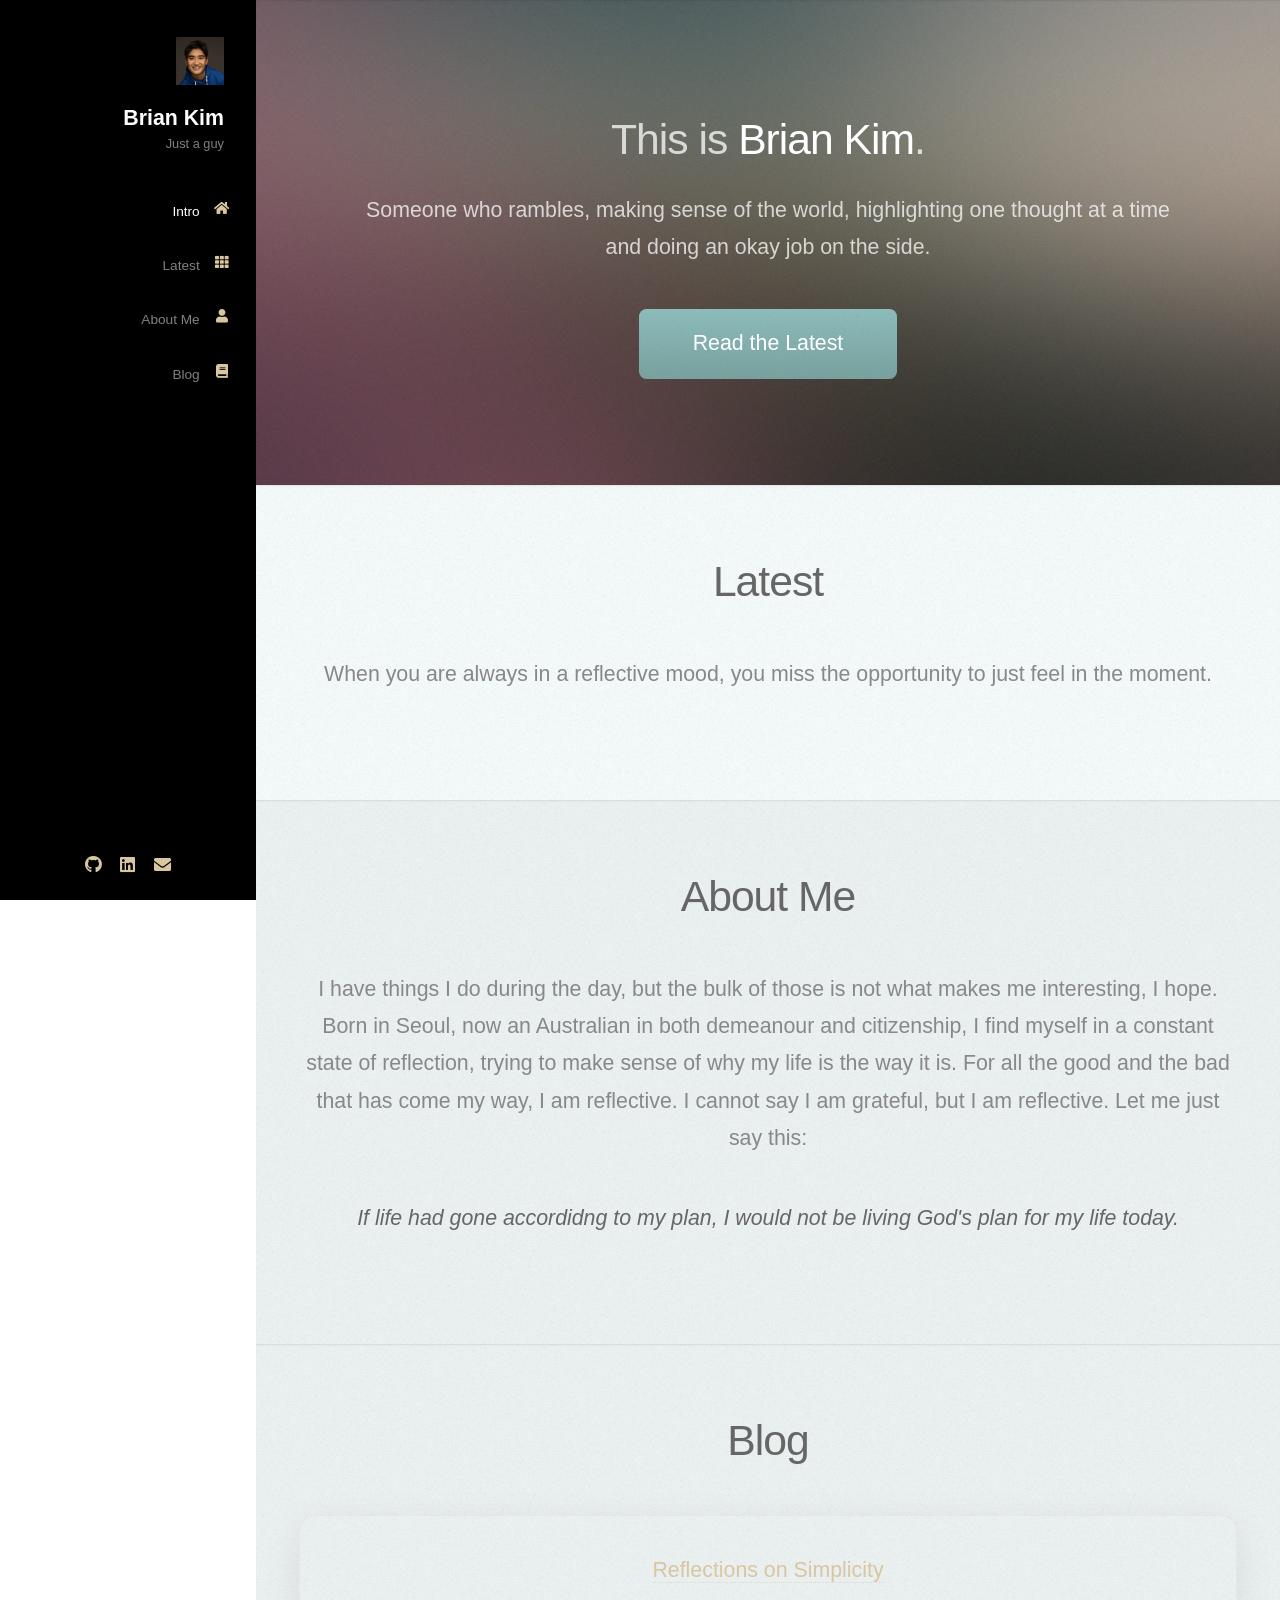
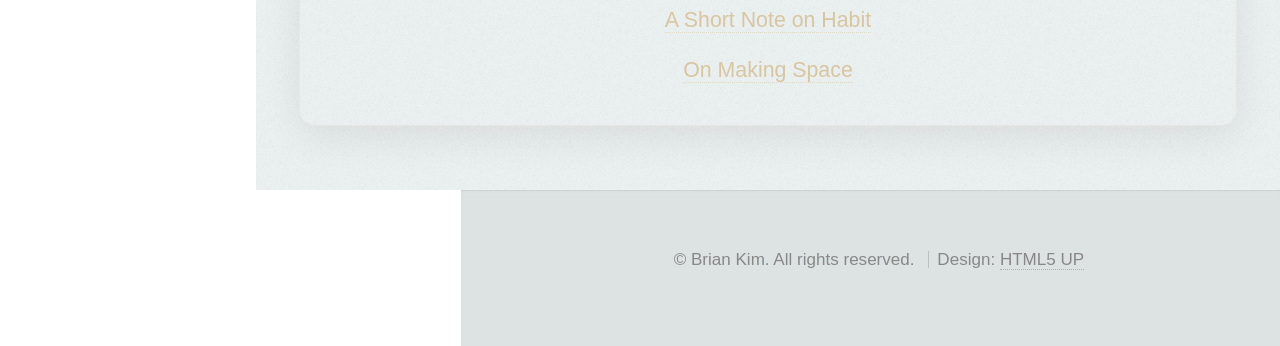
<file: index.html>
<!DOCTYPE HTML>
<!--
	Prologue by HTML5 UP
	html5up.net | @ajlkn
	Free for personal and commercial use under the CCA 3.0 license (html5up.net/license)
-->
<html>
	<head>
		<title>Brian Kim</title>
		<meta charset="utf-8" />
		<meta name="viewport" content="width=device-width, initial-scale=1, user-scalable=no" />
		<link rel="stylesheet" href="assets/css/main.css" />
	</head>
	<body class="is-preload">

		<!-- Header -->
			<div id="header">

				<div class="top">

					<!-- Logo -->
						<div id="logo">
							<span class="image avatar48"><img src="images/avatar.jpg" alt="" /></span>
							<h1 id="title">Brian Kim</h1>
							<p>Just a guy</p>
						</div>

					<!-- Nav -->
						<nav id="nav">
							<ul>
								<li><a href="#top" id="top-link"><span class="icon solid fa-home">Intro</span></a></li>
								<li><a href="#latest" id="latest-link"><span class="icon solid fa-th">Latest</span></a></li>
								<li><a href="#about" id="about-link"><span class="icon solid fa-user">About Me</span></a></li>
							<li><a href="#blog" id="blog-link"><span class="icon solid fa-book">Blog</span></a></li>
									</ul>
						</nav>

				</div>

				<div class="bottom">

					<!-- Social Icons -->
						<ul class="icons">
							<li><a href="https://github.com/brianwskim" class="icon brands fa-github" target="_blank" rel="noopener"><span class="label">Github</span></a></li>
							<li><a href="https://www.linkedin.com/in/brianwskim/" class="icon brands fa-linkedin" target="_blank" rel="noopener"><span class="label">LinkedIn</span></a></li>
							<li><a href="mailto:briankim.wk@gmail.com" class="icon solid fa-envelope"><span class="label">Email</span></a></li>
						</ul>

				</div>

			</div>

		<!-- Main -->
			<div id="main">

				<!-- Intro -->
					<section id="top" class="one dark cover">
						<div class="container">

							<header>
								<h2 class="alt">This is <strong>Brian Kim</strong>.</h2>
								<p>Someone who rambles, making sense of the world, highlighting one thought at a time<br />
								and doing an okay job on the side.</p>
							</header>

							<footer>
								<a href="#portfolio" class="button scrolly">Read the Latest</a>
							</footer>

						</div>
					</section>

				<!-- Portfolio -->
					<section id="portfolio" class="two">
						<div class="container">

							<header>
								<h2>Latest</h2>
							</header>

							<p>When you are always in a reflective mood, you miss the opportunity to just feel in the moment.</p>

						</div>
					</section>

				<!-- About Me -->
					<section id="about" class="three">
						<div class="container">

							<header>
								<h2>About Me</h2>
							</header>
							<p>I have things I do during the day, but the bulk of those is not what makes
							me interesting, I hope. Born in Seoul, now an Australian in both demeanour and
							citizenship, I find myself in a constant state of reflection, trying to make
							sense of why my life is the way it is. For all the good and the bad that has
							come my way, I am reflective. I cannot say I am grateful, but I am reflective.
							Let me just say this:</p>
							<p><b><i>If life had gone accordidng to my plan, I would not be
							living God's plan for my life today.</i></b></p>

						</div>
					</section>

				<!-- Blog -->
					<section id="blog" class="three">
						<div class="container">

							<header>
								<h2>Blog</h2>
							</header>

							<div class="blog-callout">
								<p><a href="blog/article1.html">Reflections on Simplicity</a></p>
								<p><a href="blog/article2.html">A Short Note on Habit</a></p>
								<p><a href="blog/article3.html">On Making Space</a></p>
							</div>

						</div>
					</section>
					<div id="footer">
						<ul class="copyright">
							<li>&copy; Brian Kim. All rights reserved.</li>
							<li>Design: <a href="http://html5up.net">HTML5 UP</a></li>
						</ul>
					</div>
			</div>
		<!-- Scripts -->

		<!-- Scripts -->
			<script src="assets/js/jquery.min.js"></script>
			<script src="assets/js/jquery.scrolly.min.js"></script>
			<script src="assets/js/jquery.scrollex.min.js"></script>
			<script src="assets/js/browser.min.js"></script>
			<script src="assets/js/breakpoints.min.js"></script>
			<script src="assets/js/util.js"></script>
			<script src="assets/js/main.js"></script>

	</body>
</html>
</file>
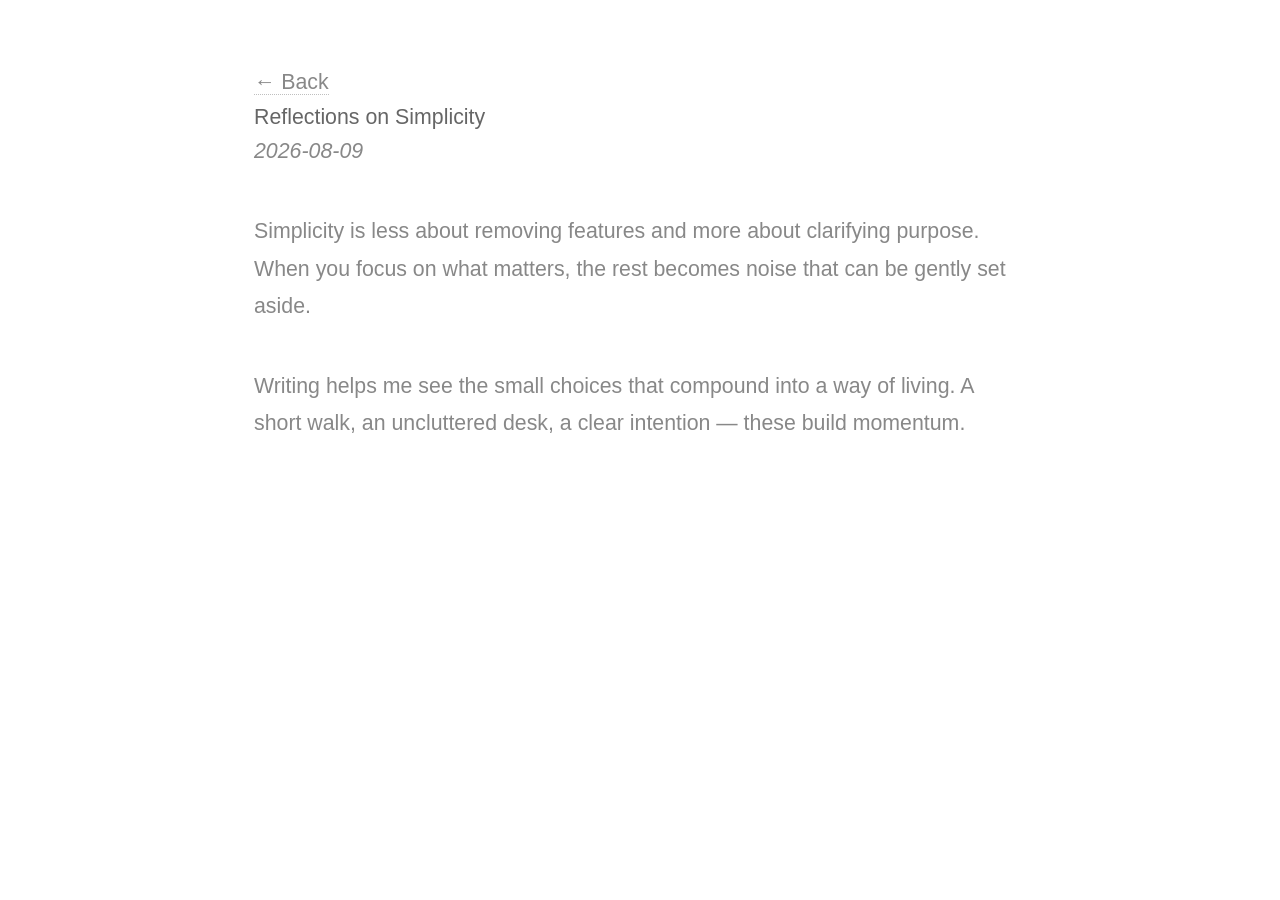
<file: blog/article1.html>
<!DOCTYPE HTML>
<html>
  <head>
    <meta charset="utf-8" />
    <meta name="viewport" content="width=device-width, initial-scale=1" />
    <title>Reflections on Simplicity</title>
    <link rel="stylesheet" href="../assets/css/main.css" />
  </head>
  <body>
    <div class="container" style="padding:3em;max-width:900px;margin:0 auto;">
      <a href="../index.html">← Back</a>
      <h1>Reflections on Simplicity</h1>
      <p><em>2026-08-09</em></p>
      <p>Simplicity is less about removing features and more about clarifying purpose. When you focus on what matters, the rest becomes noise that can be gently set aside.</p>
      <p>Writing helps me see the small choices that compound into a way of living. A short walk, an uncluttered desk, a clear intention — these build momentum.</p>
    </div>
  </body>
</html>
</file>
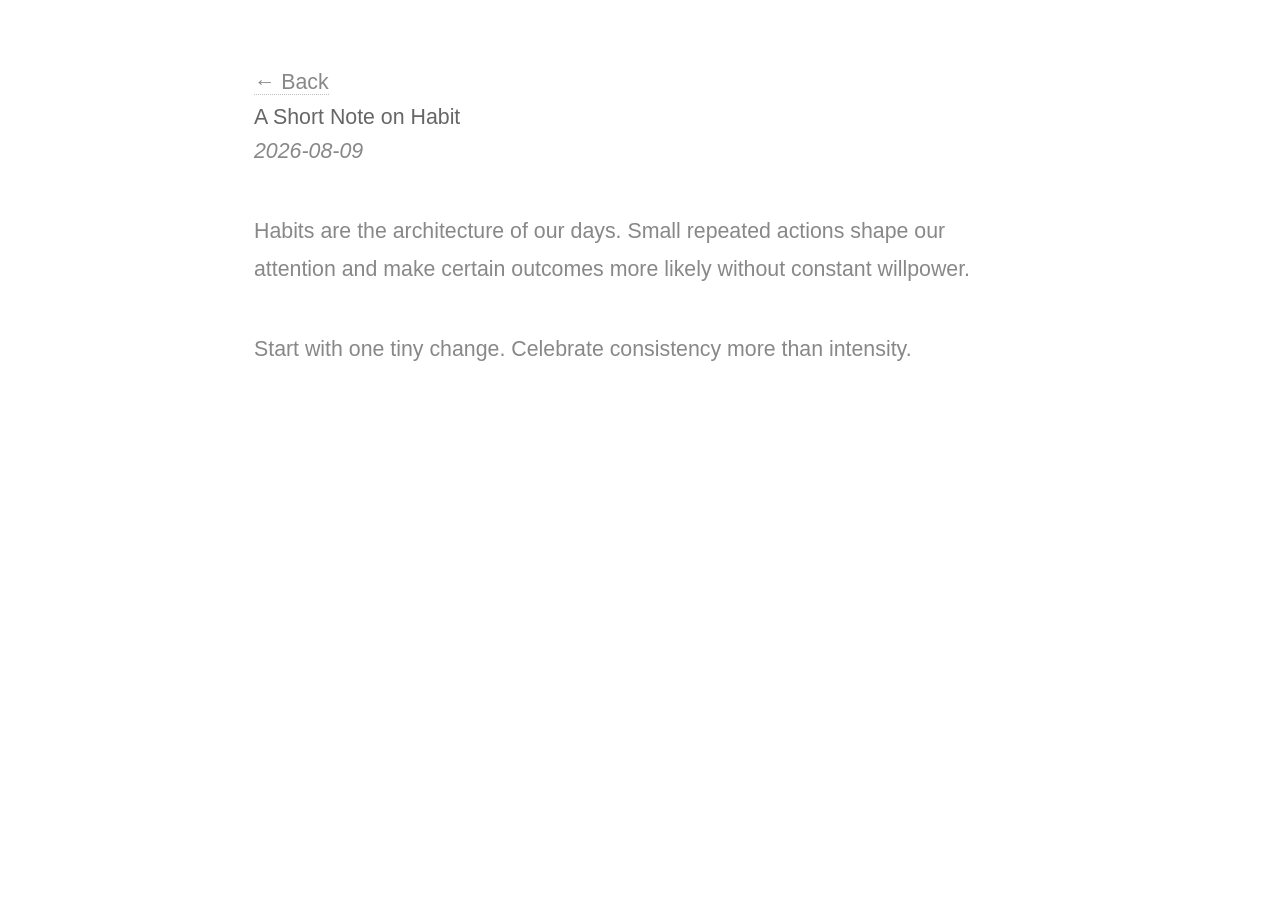
<file: blog/article2.html>
<!DOCTYPE HTML>
<html>
  <head>
    <meta charset="utf-8" />
    <meta name="viewport" content="width=device-width, initial-scale=1" />
    <title>A Short Note on Habit</title>
    <link rel="stylesheet" href="../assets/css/main.css" />
  </head>
  <body>
    <div class="container" style="padding:3em;max-width:900px;margin:0 auto;">
      <a href="../index.html">← Back</a>
      <h1>A Short Note on Habit</h1>
      <p><em>2026-08-09</em></p>
      <p>Habits are the architecture of our days. Small repeated actions shape our attention and make certain outcomes more likely without constant willpower.</p>
      <p>Start with one tiny change. Celebrate consistency more than intensity.</p>
    </div>
  </body>
</html>
</file>
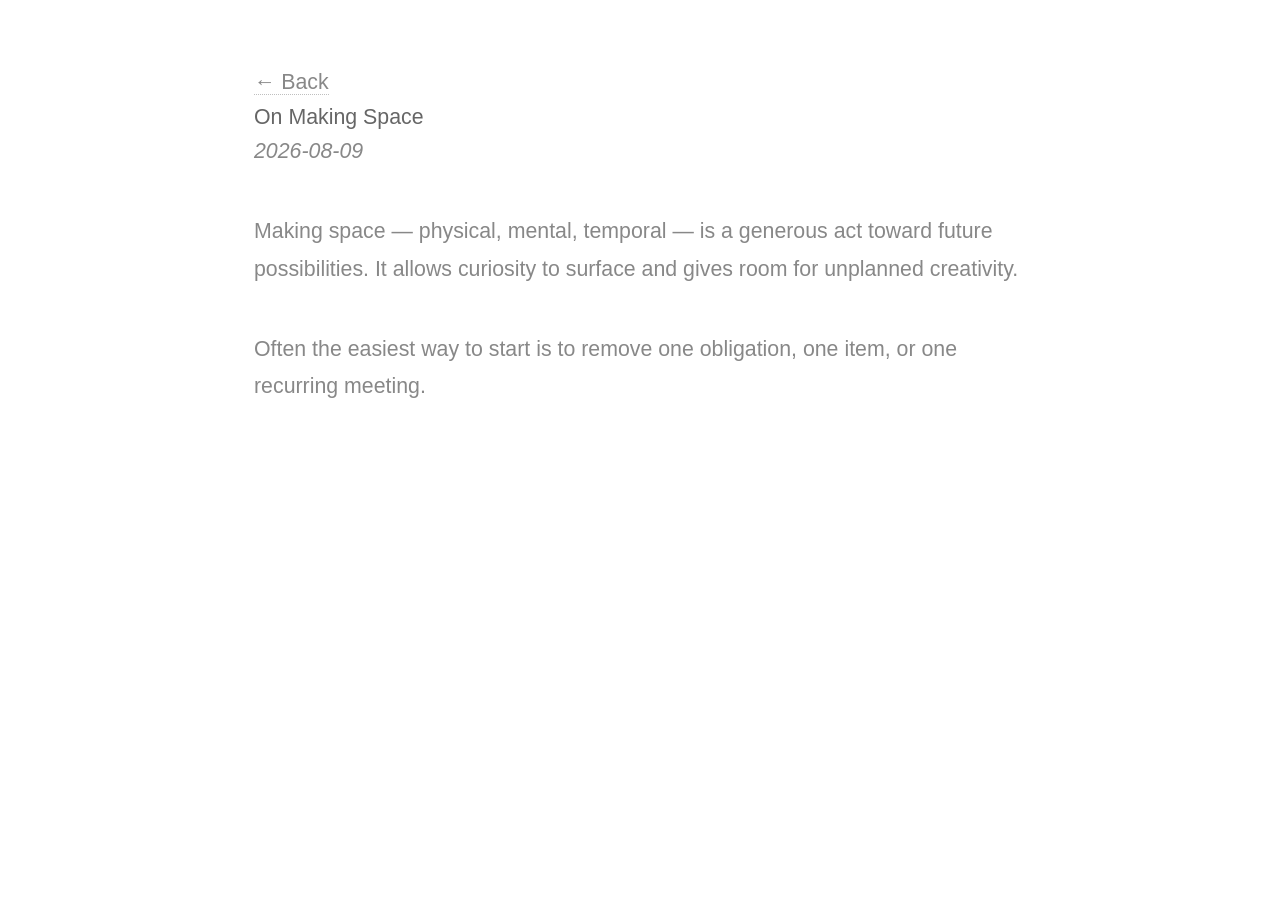
<file: blog/article3.html>
<!DOCTYPE HTML>
<html>
  <head>
    <meta charset="utf-8" />
    <meta name="viewport" content="width=device-width, initial-scale=1" />
    <title>On Making Space</title>
    <link rel="stylesheet" href="../assets/css/main.css" />
  </head>
  <body>
    <div class="container" style="padding:3em;max-width:900px;margin:0 auto;">
      <a href="../index.html">← Back</a>
      <h1>On Making Space</h1>
      <p><em>2026-08-09</em></p>
      <p>Making space — physical, mental, temporal — is a generous act toward future possibilities. It allows curiosity to surface and gives room for unplanned creativity.</p>
      <p>Often the easiest way to start is to remove one obligation, one item, or one recurring meeting.</p>
    </div>
  </body>
</html>
</file>
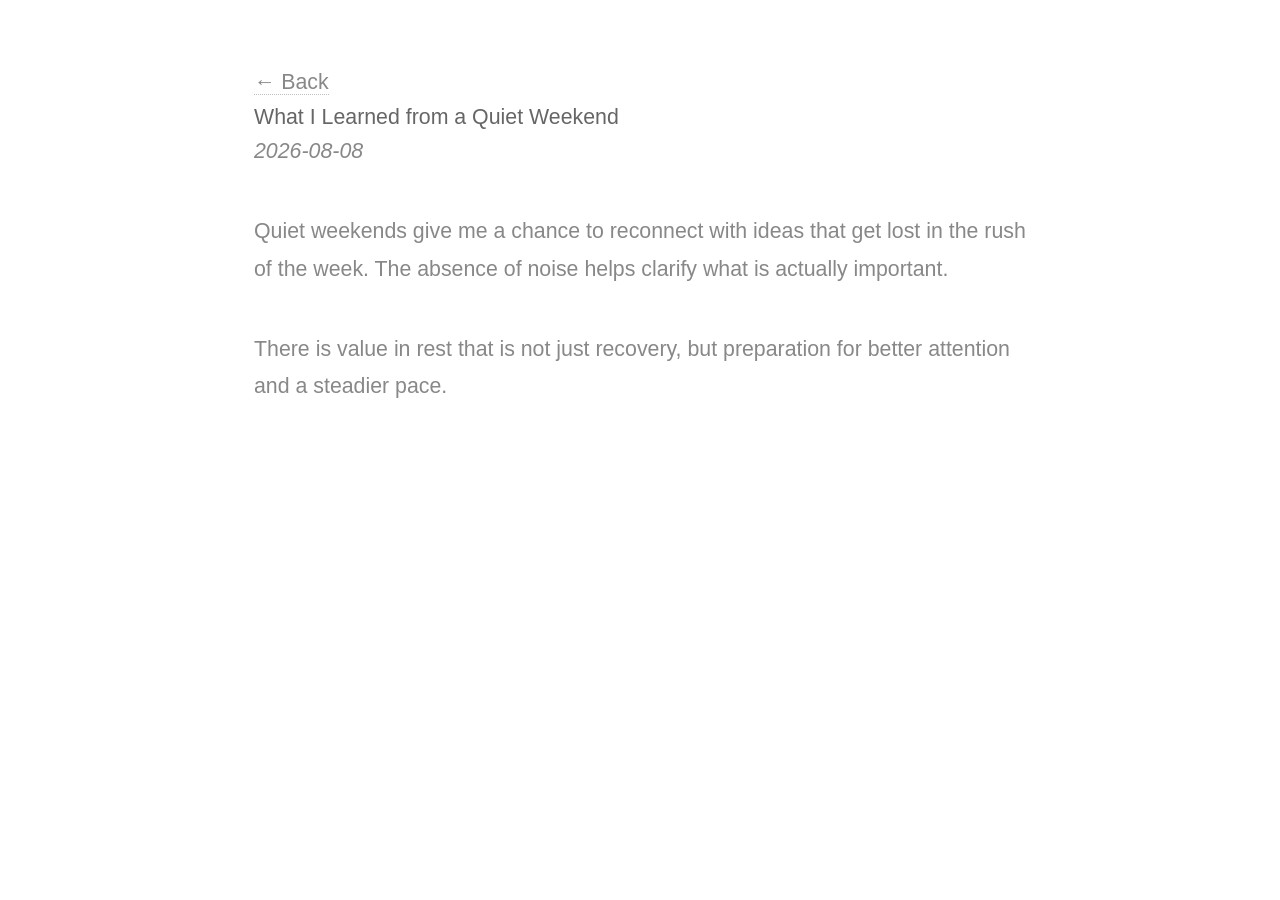
<file: blog/article4.html>
<!DOCTYPE HTML>
<html>
  <head>
    <meta charset="utf-8" />
    <meta name="viewport" content="width=device-width, initial-scale=1" />
    <title>What I Learned from a Quiet Weekend</title>
    <link rel="stylesheet" href="../assets/css/main.css" />
  </head>
  <body>
    <div class="container" style="padding:3em;max-width:900px;margin:0 auto;">
      <a href="../index.html">← Back</a>
      <h1>What I Learned from a Quiet Weekend</h1>
      <p><em>2026-08-08</em></p>
      <p>Quiet weekends give me a chance to reconnect with ideas that get lost in the rush of the week. The absence of noise helps clarify what is actually important.</p>
      <p>There is value in rest that is not just recovery, but preparation for better attention and a steadier pace.</p>
    </div>
  </body>
</html>
</file>
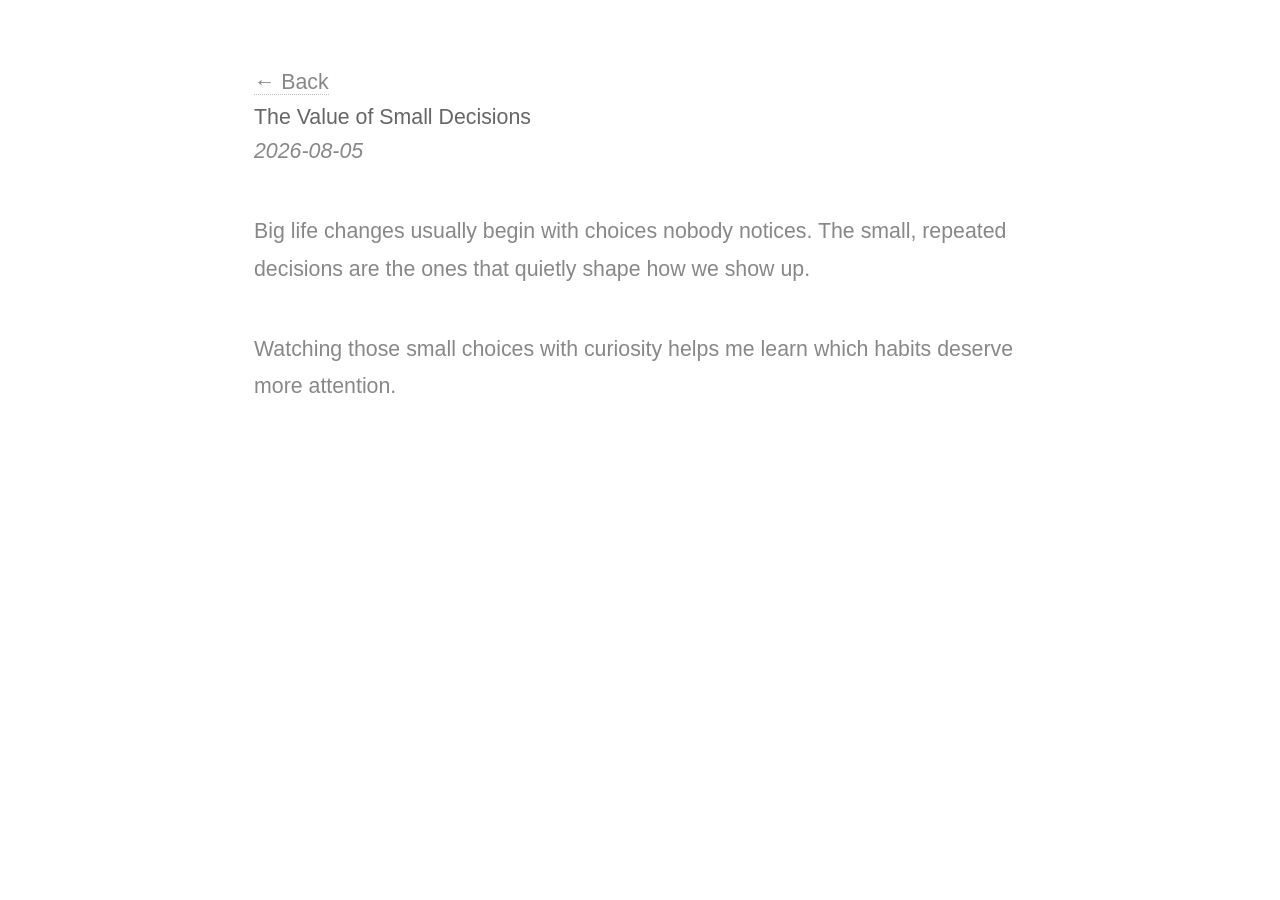
<file: blog/article5.html>
<!DOCTYPE HTML>
<html>
  <head>
    <meta charset="utf-8" />
    <meta name="viewport" content="width=device-width, initial-scale=1" />
    <title>The Value of Small Decisions</title>
    <link rel="stylesheet" href="../assets/css/main.css" />
  </head>
  <body>
    <div class="container" style="padding:3em;max-width:900px;margin:0 auto;">
      <a href="../index.html">← Back</a>
      <h1>The Value of Small Decisions</h1>
      <p><em>2026-08-05</em></p>
      <p>Big life changes usually begin with choices nobody notices. The small, repeated decisions are the ones that quietly shape how we show up.</p>
      <p>Watching those small choices with curiosity helps me learn which habits deserve more attention.</p>
    </div>
  </body>
</html>
</file>
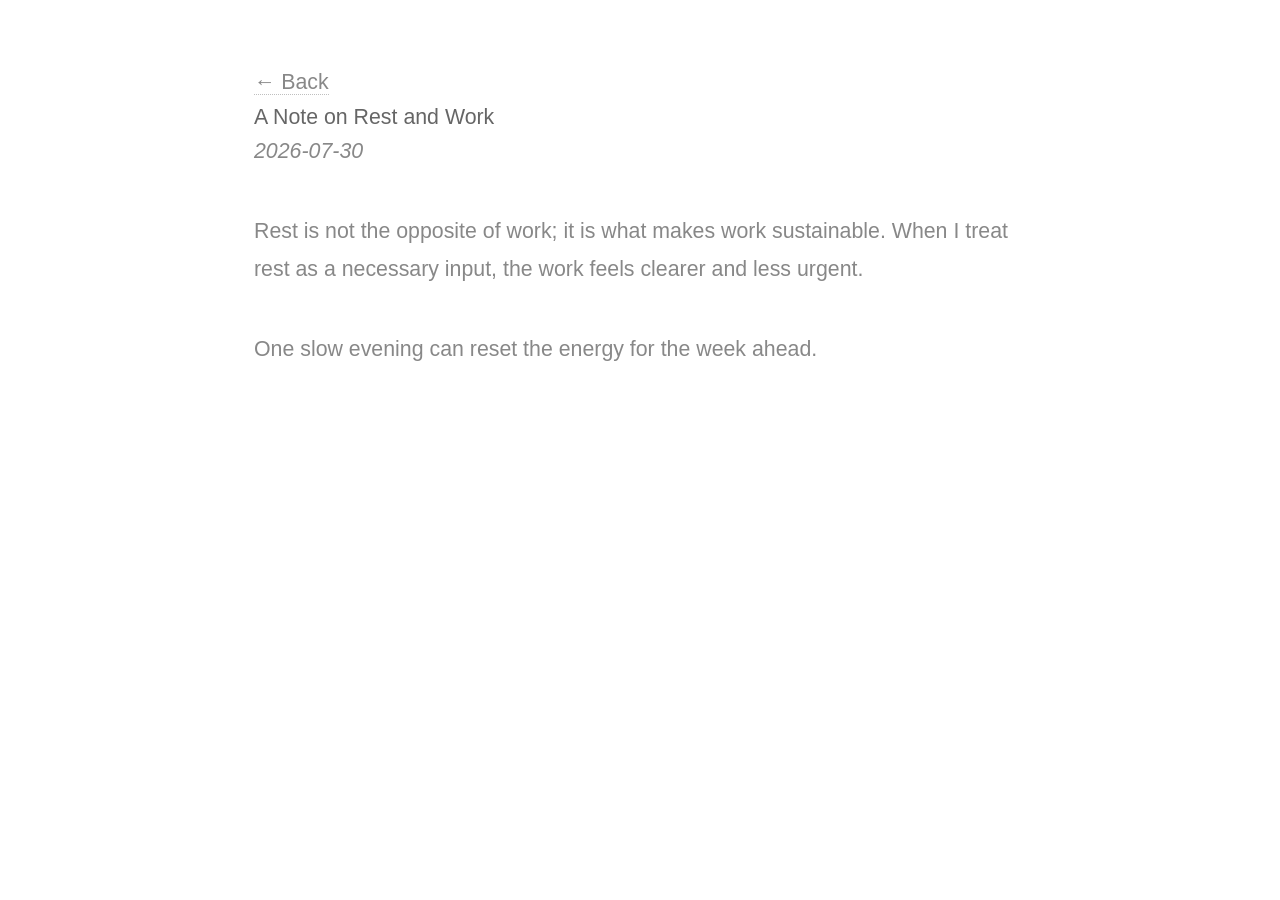
<file: blog/article6.html>
<!DOCTYPE HTML>
<html>
  <head>
    <meta charset="utf-8" />
    <meta name="viewport" content="width=device-width, initial-scale=1" />
    <title>A Note on Rest and Work</title>
    <link rel="stylesheet" href="../assets/css/main.css" />
  </head>
  <body>
    <div class="container" style="padding:3em;max-width:900px;margin:0 auto;">
      <a href="../index.html">← Back</a>
      <h1>A Note on Rest and Work</h1>
      <p><em>2026-07-30</em></p>
      <p>Rest is not the opposite of work; it is what makes work sustainable. When I treat rest as a necessary input, the work feels clearer and less urgent.</p>
      <p>One slow evening can reset the energy for the week ahead.</p>
    </div>
  </body>
</html>
</file>
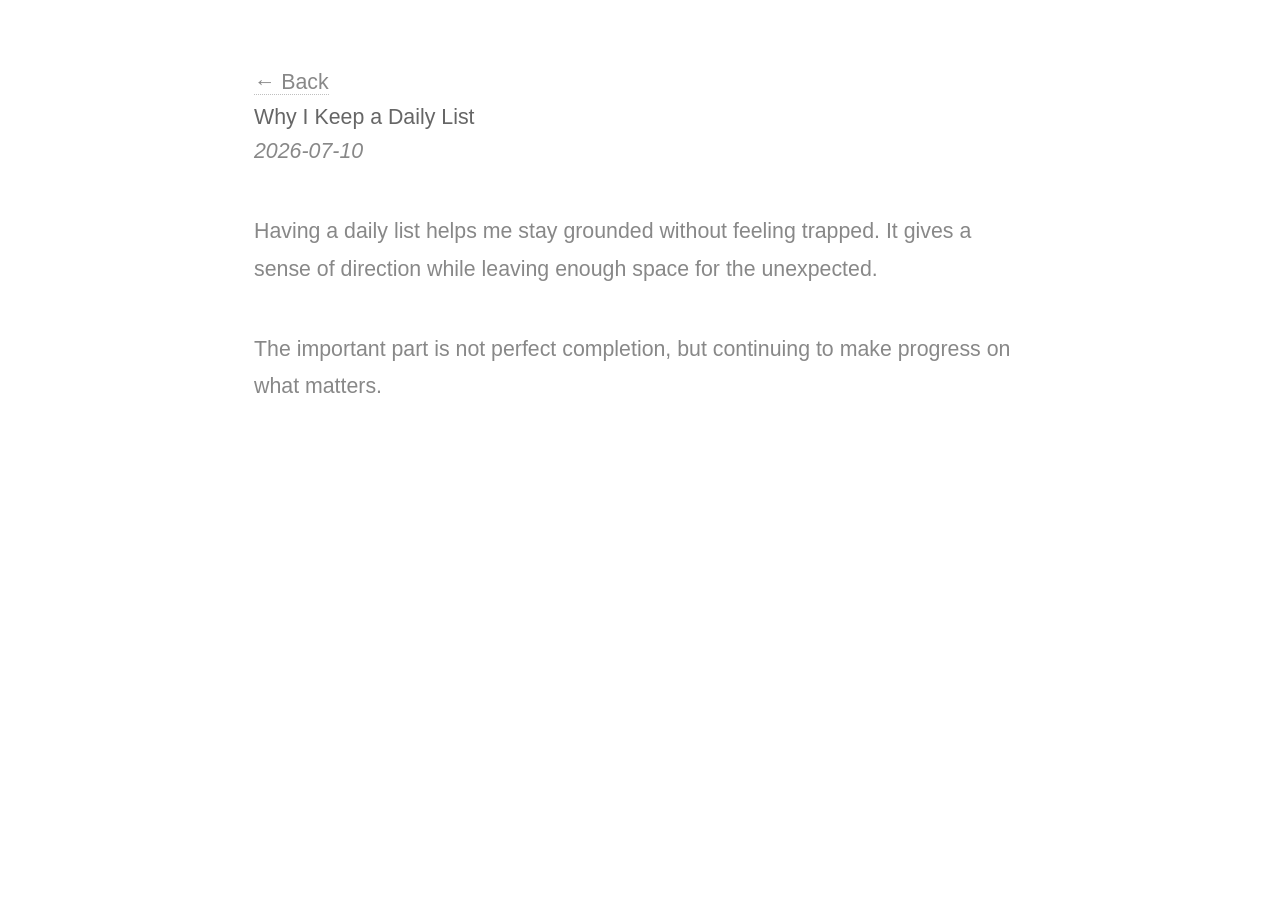
<file: blog/article7.html>
<!DOCTYPE HTML>
<html>
  <head>
    <meta charset="utf-8" />
    <meta name="viewport" content="width=device-width, initial-scale=1" />
    <title>Why I Keep a Daily List</title>
    <link rel="stylesheet" href="../assets/css/main.css" />
  </head>
  <body>
    <div class="container" style="padding:3em;max-width:900px;margin:0 auto;">
      <a href="../index.html">← Back</a>
      <h1>Why I Keep a Daily List</h1>
      <p><em>2026-07-10</em></p>
      <p>Having a daily list helps me stay grounded without feeling trapped. It gives a sense of direction while leaving enough space for the unexpected.</p>
      <p>The important part is not perfect completion, but continuing to make progress on what matters.</p>
    </div>
  </body>
</html>
</file>
<file: assets/css/main.css>
@import url("fontawesome-all.min.css");

/*
	Prologue by HTML5 UP
	html5up.net | @ajlkn
	Free for personal and commercial use under the CCA 3.0 license (html5up.net/license)
*/

html, body, div, span, applet, object,
iframe, h1, h2, h3, h4, h5, h6, p, blockquote,
pre, a, abbr, acronym, address, big, cite,
code, del, dfn, em, img, ins, kbd, q, s, samp,
small, strike, strong, sub, sup, tt, var, b,
u, i, center, dl, dt, dd, ol, ul, li, fieldset,
form, label, legend, table, caption, tbody,
tfoot, thead, tr, th, td, article, aside,
canvas, details, embed, figure, figcaption,
footer, header, hgroup, menu, nav, output, ruby,
section, summary, time, mark, audio, video {
	margin: 0;
	padding: 0;
	border: 0;
	font-size: 100%;
	font: inherit;
	vertical-align: baseline;}

article, aside, details, figcaption, figure,
footer, header, hgroup, menu, nav, section {
	display: block;}

body {
	line-height: 1;
}

ol, ul {
	list-style: none;
}

blockquote, q {
	quotes: none;
}

	blockquote:before, blockquote:after, q:before, q:after {
		content: '';
		content: none;
	}

table {
	border-collapse: collapse;
	border-spacing: 0;
}

body {
	-webkit-text-size-adjust: none;
}

mark {
	background-color: transparent;
	color: inherit;
}

input::-moz-focus-inner {
	border: 0;
	padding: 0;
}

input, select, textarea {
	-moz-appearance: none;
	-webkit-appearance: none;
	-ms-appearance: none;
	appearance: none;
}

/* Basic */

	html {
		box-sizing: border-box;
	}

	*, *:before, *:after {
		box-sizing: inherit;
	}

	body {
		background: #fff;
		font-family: "Helvetica Neue", Helvetica, Arial, sans-serif;
		font-size: 19pt;
		font-weight: 300;
		line-height: 1.75em;
		color: #888;
	}

		body.is-preload *, body.is-preload *:before, body.is-preload *:after {
			-moz-animation: none !important;
			-webkit-animation: none !important;
			-ms-animation: none !important;
			animation: none !important;
			-moz-transition: none !important;
			-webkit-transition: none !important;
			-ms-transition: none !important;
			transition: none !important;
		}

	input, textarea, select {
		font-family: "Helvetica Neue", Helvetica, Arial, sans-serif;
		font-size: 19pt;
		font-weight: 300;
		line-height: 1.75em;
		color: #888;
	}

	h1, h2, h3, h4, h5, h6 {
		font-weight: 300;
		color: #666;
		line-height: 1.5em;
	}

	h1 a, h2 a, h3 a, h4 a, h5 a, h6 a {
		color: inherit;
		text-decoration: none;
	}

		h1 a strong, h2 a strong, h3 a strong, h4 a strong, h5 a strong, h6 a strong {
			color: #333;
		}

	h2 {
		font-size: 2em;
		letter-spacing: -1px;
	}

		h2.alt {
			color: #888;
		}

			h2.alt strong {
				color: #666;
			}

	h3 {
		font-size: 1.5em;
	}

	header {
		margin: 0 0 2em 0;
	}

		header > p {
			margin: 1em 0 0 0;
		}

	footer {
		margin: 2em 0 0 0;
	}

	strong, b {
		font-weight: 300;
		color: #666;
	}

	em, i {
		font-style: italic;
	}

	a {
		text-decoration: none;
		color: inherit;
		border-bottom: dotted 1px rgba(128, 128, 128, 0.5);
		-moz-transition: color 0.35s ease-in-out, border-bottom-color 0.35s ease-in-out;
		-webkit-transition: color 0.35s ease-in-out, border-bottom-color 0.35s ease-in-out;
		-ms-transition: color 0.35s ease-in-out, border-bottom-color 0.35s ease-in-out;
		transition: color 0.35s ease-in-out, border-bottom-color 0.35s ease-in-out;
		outline: 0;
	}

		a:hover {
			color: #E27689;
			border-bottom-color: rgba(255, 255, 255, 0);
		}

	sub {
		position: relative;
		top: 0.5em;
		font-size: 0.8em;
	}

	sup {
		position: relative;
		top: -0.5em;
		font-size: 0.8em;
	}

	hr {
		border: 0;
		border-top: solid 1px #ddd;
	}

	blockquote {
		border-left: solid 0.5em #ddd;
		padding: 1em 0 1em 2em;
		font-style: italic;
	}

	p, ul, ol, dl, table {
		margin-bottom: 2em;
	}

	br.clear {
		clear: both;
	}

/* Container */

	.container {
		margin: 0 auto;
		max-width: 100%;
		width: 1400px;
	}

		@media screen and (min-width: 961px) and (max-width: 1880px) {

			.container {
				width: 1200px;
			}

		}

		@media screen and (min-width: 961px) and (max-width: 1620px) {

			.container {
				width: 960px;
			}

		}

		@media screen and (min-width: 961px) and (max-width: 1320px) {

			.container {
				width: 100%;
			}

		}

		@media screen and (max-width: 960px) {

			.container {
				width: 100%;
			}

		}

		@media screen and (max-width: 736px) {

			.container {
				width: 100%;
			}

		}

/* Row */

	.row {
		display: flex;
		flex-wrap: wrap;
		box-sizing: border-box;
		align-items: stretch;
	}

		.row > * {
			box-sizing: border-box;
		}

		.row.gtr-uniform > * > :last-child {
			margin-bottom: 0;
		}

		.row.aln-left {
			justify-content: flex-start;
		}

		.row.aln-center {
			justify-content: center;
		}

		.row.aln-right {
			justify-content: flex-end;
		}

		.row.aln-top {
			align-items: flex-start;
		}

		.row.aln-middle {
			align-items: center;
		}

		.row.aln-bottom {
			align-items: flex-end;
		}

		.row > .imp {
			order: -1;
		}

		.row > .col-1 {
			width: 8.33333%;
		}

		.row > .off-1 {
			margin-left: 8.33333%;
		}

		.row > .col-2 {
			width: 16.66667%;
		}

		.row > .off-2 {
			margin-left: 16.66667%;
		}

		.row > .col-3 {
			width: 25%;
		}

		.row > .off-3 {
			margin-left: 25%;
		}

		.row > .col-4 {
			width: 33.33333%;
		}

		.row > .off-4 {
			margin-left: 33.33333%;
		}

		.row > .col-5 {
			width: 41.66667%;
		}

		.row > .off-5 {
			margin-left: 41.66667%;
		}

		.row > .col-6 {
			width: 50%;
		}

		.row > .off-6 {
			margin-left: 50%;
		}

		.row > .col-7 {
			width: 58.33333%;
		}

		.row > .off-7 {
			margin-left: 58.33333%;
		}

		.row > .col-8 {
			width: 66.66667%;
		}

		.row > .off-8 {
			margin-left: 66.66667%;
		}

		.row > .col-9 {
			width: 75%;
		}

		.row > .off-9 {
			margin-left: 75%;
		}

		.row > .col-10 {
			width: 83.33333%;
		}

		.row > .off-10 {
			margin-left: 83.33333%;
		}

		.row > .col-11 {
			width: 91.66667%;
		}

		.row > .off-11 {
			margin-left: 91.66667%;
		}

		.row > .col-12 {
			width: 100%;
		}

		.row > .off-12 {
			margin-left: 100%;
		}

		.row.gtr-0 {
			margin-top: 0px;
			margin-left: 0px;
		}

			.row.gtr-0 > * {
				padding: 0px 0 0 0px;
			}

			.row.gtr-0.gtr-uniform {
				margin-top: 0px;
			}

				.row.gtr-0.gtr-uniform > * {
					padding-top: 0px;
				}

		.row.gtr-25 {
			margin-top: -10px;
			margin-left: -10px;
		}

			.row.gtr-25 > * {
				padding: 10px 0 0 10px;
			}

			.row.gtr-25.gtr-uniform {
				margin-top: -10px;
			}

				.row.gtr-25.gtr-uniform > * {
					padding-top: 10px;
				}

		.row.gtr-50 {
			margin-top: -20px;
			margin-left: -20px;
		}

			.row.gtr-50 > * {
				padding: 20px 0 0 20px;
			}

			.row.gtr-50.gtr-uniform {
				margin-top: -20px;
			}

				.row.gtr-50.gtr-uniform > * {
					padding-top: 20px;
				}

		.row {
			margin-top: -40px;
			margin-left: -40px;
		}

			.row > * {
				padding: 40px 0 0 40px;
			}

			.row.gtr-uniform {
				margin-top: -40px;
			}

				.row.gtr-uniform > * {
					padding-top: 40px;
				}

		.row.gtr-150 {
			margin-top: -60px;
			margin-left: -60px;
		}

			.row.gtr-150 > * {
				padding: 60px 0 0 60px;
			}

			.row.gtr-150.gtr-uniform {
				margin-top: -60px;
			}

				.row.gtr-150.gtr-uniform > * {
					padding-top: 60px;
				}

		.row.gtr-200 {
			margin-top: -80px;
			margin-left: -80px;
		}

			.row.gtr-200 > * {
				padding: 80px 0 0 80px;
			}

			.row.gtr-200.gtr-uniform {
				margin-top: -80px;
			}

				.row.gtr-200.gtr-uniform > * {
					padding-top: 80px;
				}

		@media screen and (min-width: 961px) and (max-width: 1880px) {

			.row {
				display: flex;
				flex-wrap: wrap;
				box-sizing: border-box;
				align-items: stretch;
			}

				.row > * {
					box-sizing: border-box;
				}

				.row.gtr-uniform > * > :last-child {
					margin-bottom: 0;
				}

				.row.aln-left {
					justify-content: flex-start;
				}

				.row.aln-center {
					justify-content: center;
				}

				.row.aln-right {
					justify-content: flex-end;
				}

				.row.aln-top {
					align-items: flex-start;
				}

				.row.aln-middle {
					align-items: center;
				}

				.row.aln-bottom {
					align-items: flex-end;
				}

				.row > .imp-wide {
					order: -1;
				}

				.row > .col-1-wide {
					width: 8.33333%;
				}

				.row > .off-1-wide {
					margin-left: 8.33333%;
				}

				.row > .col-2-wide {
					width: 16.66667%;
				}

				.row > .off-2-wide {
					margin-left: 16.66667%;
				}

				.row > .col-3-wide {
					width: 25%;
				}

				.row > .off-3-wide {
					margin-left: 25%;
				}

				.row > .col-4-wide {
					width: 33.33333%;
				}

				.row > .off-4-wide {
					margin-left: 33.33333%;
				}

				.row > .col-5-wide {
					width: 41.66667%;
				}

				.row > .off-5-wide {
					margin-left: 41.66667%;
				}

				.row > .col-6-wide {
					width: 50%;
				}

				.row > .off-6-wide {
					margin-left: 50%;
				}

				.row > .col-7-wide {
					width: 58.33333%;
				}

				.row > .off-7-wide {
					margin-left: 58.33333%;
				}

				.row > .col-8-wide {
					width: 66.66667%;
				}

				.row > .off-8-wide {
					margin-left: 66.66667%;
				}

				.row > .col-9-wide {
					width: 75%;
				}

				.row > .off-9-wide {
					margin-left: 75%;
				}

				.row > .col-10-wide {
					width: 83.33333%;
				}

				.row > .off-10-wide {
					margin-left: 83.33333%;
				}

				.row > .col-11-wide {
					width: 91.66667%;
				}

				.row > .off-11-wide {
					margin-left: 91.66667%;
				}

				.row > .col-12-wide {
					width: 100%;
				}

				.row > .off-12-wide {
					margin-left: 100%;
				}

				.row.gtr-0 {
					margin-top: 0px;
					margin-left: 0px;
				}

					.row.gtr-0 > * {
						padding: 0px 0 0 0px;
					}

					.row.gtr-0.gtr-uniform {
						margin-top: 0px;
					}

						.row.gtr-0.gtr-uniform > * {
							padding-top: 0px;
						}

				.row.gtr-25 {
					margin-top: -10px;
					margin-left: -10px;
				}

					.row.gtr-25 > * {
						padding: 10px 0 0 10px;
					}

					.row.gtr-25.gtr-uniform {
						margin-top: -10px;
					}

						.row.gtr-25.gtr-uniform > * {
							padding-top: 10px;
						}

				.row.gtr-50 {
					margin-top: -20px;
					margin-left: -20px;
				}

					.row.gtr-50 > * {
						padding: 20px 0 0 20px;
					}

					.row.gtr-50.gtr-uniform {
						margin-top: -20px;
					}

						.row.gtr-50.gtr-uniform > * {
							padding-top: 20px;
						}

				.row {
					margin-top: -40px;
					margin-left: -40px;
				}

					.row > * {
						padding: 40px 0 0 40px;
					}

					.row.gtr-uniform {
						margin-top: -40px;
					}

						.row.gtr-uniform > * {
							padding-top: 40px;
						}

				.row.gtr-150 {
					margin-top: -60px;
					margin-left: -60px;
				}

					.row.gtr-150 > * {
						padding: 60px 0 0 60px;
					}

					.row.gtr-150.gtr-uniform {
						margin-top: -60px;
					}

						.row.gtr-150.gtr-uniform > * {
							padding-top: 60px;
						}

				.row.gtr-200 {
					margin-top: -80px;
					margin-left: -80px;
				}

					.row.gtr-200 > * {
						padding: 80px 0 0 80px;
					}

					.row.gtr-200.gtr-uniform {
						margin-top: -80px;
					}

						.row.gtr-200.gtr-uniform > * {
							padding-top: 80px;
						}

		}

		@media screen and (min-width: 961px) and (max-width: 1620px) {

			.row {
				display: flex;
				flex-wrap: wrap;
				box-sizing: border-box;
				align-items: stretch;
			}

				.row > * {
					box-sizing: border-box;
				}

				.row.gtr-uniform > * > :last-child {
					margin-bottom: 0;
				}

				.row.aln-left {
					justify-content: flex-start;
				}

				.row.aln-center {
					justify-content: center;
				}

				.row.aln-right {
					justify-content: flex-end;
				}

				.row.aln-top {
					align-items: flex-start;
				}

				.row.aln-middle {
					align-items: center;
				}

				.row.aln-bottom {
					align-items: flex-end;
				}

				.row > .imp-normal {
					order: -1;
				}

				.row > .col-1-normal {
					width: 8.33333%;
				}

				.row > .off-1-normal {
					margin-left: 8.33333%;
				}

				.row > .col-2-normal {
					width: 16.66667%;
				}

				.row > .off-2-normal {
					margin-left: 16.66667%;
				}

				.row > .col-3-normal {
					width: 25%;
				}

				.row > .off-3-normal {
					margin-left: 25%;
				}

				.row > .col-4-normal {
					width: 33.33333%;
				}

				.row > .off-4-normal {
					margin-left: 33.33333%;
				}

				.row > .col-5-normal {
					width: 41.66667%;
				}

				.row > .off-5-normal {
					margin-left: 41.66667%;
				}

				.row > .col-6-normal {
					width: 50%;
				}

				.row > .off-6-normal {
					margin-left: 50%;
				}

				.row > .col-7-normal {
					width: 58.33333%;
				}

				.row > .off-7-normal {
					margin-left: 58.33333%;
				}

				.row > .col-8-normal {
					width: 66.66667%;
				}

				.row > .off-8-normal {
					margin-left: 66.66667%;
				}

				.row > .col-9-normal {
					width: 75%;
				}

				.row > .off-9-normal {
					margin-left: 75%;
				}

				.row > .col-10-normal {
					width: 83.33333%;
				}

				.row > .off-10-normal {
					margin-left: 83.33333%;
				}

				.row > .col-11-normal {
					width: 91.66667%;
				}

				.row > .off-11-normal {
					margin-left: 91.66667%;
				}

				.row > .col-12-normal {
					width: 100%;
				}

				.row > .off-12-normal {
					margin-left: 100%;
				}

				.row.gtr-0 {
					margin-top: 0px;
					margin-left: 0px;
				}

					.row.gtr-0 > * {
						padding: 0px 0 0 0px;
					}

					.row.gtr-0.gtr-uniform {
						margin-top: 0px;
					}

						.row.gtr-0.gtr-uniform > * {
							padding-top: 0px;
						}

				.row.gtr-25 {
					margin-top: -10px;
					margin-left: -10px;
				}

					.row.gtr-25 > * {
						padding: 10px 0 0 10px;
					}

					.row.gtr-25.gtr-uniform {
						margin-top: -10px;
					}

						.row.gtr-25.gtr-uniform > * {
							padding-top: 10px;
						}

				.row.gtr-50 {
					margin-top: -20px;
					margin-left: -20px;
				}

					.row.gtr-50 > * {
						padding: 20px 0 0 20px;
					}

					.row.gtr-50.gtr-uniform {
						margin-top: -20px;
					}

						.row.gtr-50.gtr-uniform > * {
							padding-top: 20px;
						}

				.row {
					margin-top: -40px;
					margin-left: -40px;
				}

					.row > * {
						padding: 40px 0 0 40px;
					}

					.row.gtr-uniform {
						margin-top: -40px;
					}

						.row.gtr-uniform > * {
							padding-top: 40px;
						}

				.row.gtr-150 {
					margin-top: -60px;
					margin-left: -60px;
				}

					.row.gtr-150 > * {
						padding: 60px 0 0 60px;
					}

					.row.gtr-150.gtr-uniform {
						margin-top: -60px;
					}

						.row.gtr-150.gtr-uniform > * {
							padding-top: 60px;
						}

				.row.gtr-200 {
					margin-top: -80px;
					margin-left: -80px;
				}

					.row.gtr-200 > * {
						padding: 80px 0 0 80px;
					}

					.row.gtr-200.gtr-uniform {
						margin-top: -80px;
					}

						.row.gtr-200.gtr-uniform > * {
							padding-top: 80px;
						}

		}

		@media screen and (min-width: 961px) and (max-width: 1320px) {

			.row {
				display: flex;
				flex-wrap: wrap;
				box-sizing: border-box;
				align-items: stretch;
			}

				.row > * {
					box-sizing: border-box;
				}

				.row.gtr-uniform > * > :last-child {
					margin-bottom: 0;
				}

				.row.aln-left {
					justify-content: flex-start;
				}

				.row.aln-center {
					justify-content: center;
				}

				.row.aln-right {
					justify-content: flex-end;
				}

				.row.aln-top {
					align-items: flex-start;
				}

				.row.aln-middle {
					align-items: center;
				}

				.row.aln-bottom {
					align-items: flex-end;
				}

				.row > .imp-narrow {
					order: -1;
				}

				.row > .col-1-narrow {
					width: 8.33333%;
				}

				.row > .off-1-narrow {
					margin-left: 8.33333%;
				}

				.row > .col-2-narrow {
					width: 16.66667%;
				}

				.row > .off-2-narrow {
					margin-left: 16.66667%;
				}

				.row > .col-3-narrow {
					width: 25%;
				}

				.row > .off-3-narrow {
					margin-left: 25%;
				}

				.row > .col-4-narrow {
					width: 33.33333%;
				}

				.row > .off-4-narrow {
					margin-left: 33.33333%;
				}

				.row > .col-5-narrow {
					width: 41.66667%;
				}

				.row > .off-5-narrow {
					margin-left: 41.66667%;
				}

				.row > .col-6-narrow {
					width: 50%;
				}

				.row > .off-6-narrow {
					margin-left: 50%;
				}

				.row > .col-7-narrow {
					width: 58.33333%;
				}

				.row > .off-7-narrow {
					margin-left: 58.33333%;
				}

				.row > .col-8-narrow {
					width: 66.66667%;
				}

				.row > .off-8-narrow {
					margin-left: 66.66667%;
				}

				.row > .col-9-narrow {
					width: 75%;
				}

				.row > .off-9-narrow {
					margin-left: 75%;
				}

				.row > .col-10-narrow {
					width: 83.33333%;
				}

				.row > .off-10-narrow {
					margin-left: 83.33333%;
				}

				.row > .col-11-narrow {
					width: 91.66667%;
				}

				.row > .off-11-narrow {
					margin-left: 91.66667%;
				}

				.row > .col-12-narrow {
					width: 100%;
				}

				.row > .off-12-narrow {
					margin-left: 100%;
				}

				.row.gtr-0 {
					margin-top: 0px;
					margin-left: 0px;
				}

					.row.gtr-0 > * {
						padding: 0px 0 0 0px;
					}

					.row.gtr-0.gtr-uniform {
						margin-top: 0px;
					}

						.row.gtr-0.gtr-uniform > * {
							padding-top: 0px;
						}

				.row.gtr-25 {
					margin-top: -5px;
					margin-left: -5px;
				}

					.row.gtr-25 > * {
						padding: 5px 0 0 5px;
					}

					.row.gtr-25.gtr-uniform {
						margin-top: -5px;
					}

						.row.gtr-25.gtr-uniform > * {
							padding-top: 5px;
						}

				.row.gtr-50 {
					margin-top: -10px;
					margin-left: -10px;
				}

					.row.gtr-50 > * {
						padding: 10px 0 0 10px;
					}

					.row.gtr-50.gtr-uniform {
						margin-top: -10px;
					}

						.row.gtr-50.gtr-uniform > * {
							padding-top: 10px;
						}

				.row {
					margin-top: -20px;
					margin-left: -20px;
				}

					.row > * {
						padding: 20px 0 0 20px;
					}

					.row.gtr-uniform {
						margin-top: -20px;
					}

						.row.gtr-uniform > * {
							padding-top: 20px;
						}

				.row.gtr-150 {
					margin-top: -30px;
					margin-left: -30px;
				}

					.row.gtr-150 > * {
						padding: 30px 0 0 30px;
					}

					.row.gtr-150.gtr-uniform {
						margin-top: -30px;
					}

						.row.gtr-150.gtr-uniform > * {
							padding-top: 30px;
						}

				.row.gtr-200 {
					margin-top: -40px;
					margin-left: -40px;
				}

					.row.gtr-200 > * {
						padding: 40px 0 0 40px;
					}

					.row.gtr-200.gtr-uniform {
						margin-top: -40px;
					}

						.row.gtr-200.gtr-uniform > * {
							padding-top: 40px;
						}

		}

		@media screen and (max-width: 960px) {

			.row {
				display: flex;
				flex-wrap: wrap;
				box-sizing: border-box;
				align-items: stretch;
			}

				.row > * {
					box-sizing: border-box;
				}

				.row.gtr-uniform > * > :last-child {
					margin-bottom: 0;
				}

				.row.aln-left {
					justify-content: flex-start;
				}

				.row.aln-center {
					justify-content: center;
				}

				.row.aln-right {
					justify-content: flex-end;
				}

				.row.aln-top {
					align-items: flex-start;
				}

				.row.aln-middle {
					align-items: center;
				}

				.row.aln-bottom {
					align-items: flex-end;
				}

				.row > .imp-narrower {
					order: -1;
				}

				.row > .col-1-narrower {
					width: 8.33333%;
				}

				.row > .off-1-narrower {
					margin-left: 8.33333%;
				}

				.row > .col-2-narrower {
					width: 16.66667%;
				}

				.row > .off-2-narrower {
					margin-left: 16.66667%;
				}

				.row > .col-3-narrower {
					width: 25%;
				}

				.row > .off-3-narrower {
					margin-left: 25%;
				}

				.row > .col-4-narrower {
					width: 33.33333%;
				}

				.row > .off-4-narrower {
					margin-left: 33.33333%;
				}

				.row > .col-5-narrower {
					width: 41.66667%;
				}

				.row > .off-5-narrower {
					margin-left: 41.66667%;
				}

				.row > .col-6-narrower {
					width: 50%;
				}

				.row > .off-6-narrower {
					margin-left: 50%;
				}

				.row > .col-7-narrower {
					width: 58.33333%;
				}

				.row > .off-7-narrower {
					margin-left: 58.33333%;
				}

				.row > .col-8-narrower {
					width: 66.66667%;
				}

				.row > .off-8-narrower {
					margin-left: 66.66667%;
				}

				.row > .col-9-narrower {
					width: 75%;
				}

				.row > .off-9-narrower {
					margin-left: 75%;
				}

				.row > .col-10-narrower {
					width: 83.33333%;
				}

				.row > .off-10-narrower {
					margin-left: 83.33333%;
				}

				.row > .col-11-narrower {
					width: 91.66667%;
				}

				.row > .off-11-narrower {
					margin-left: 91.66667%;
				}

				.row > .col-12-narrower {
					width: 100%;
				}

				.row > .off-12-narrower {
					margin-left: 100%;
				}

				.row.gtr-0 {
					margin-top: 0px;
					margin-left: 0px;
				}

					.row.gtr-0 > * {
						padding: 0px 0 0 0px;
					}

					.row.gtr-0.gtr-uniform {
						margin-top: 0px;
					}

						.row.gtr-0.gtr-uniform > * {
							padding-top: 0px;
						}

				.row.gtr-25 {
					margin-top: -5px;
					margin-left: -5px;
				}

					.row.gtr-25 > * {
						padding: 5px 0 0 5px;
					}

					.row.gtr-25.gtr-uniform {
						margin-top: -5px;
					}

						.row.gtr-25.gtr-uniform > * {
							padding-top: 5px;
						}

				.row.gtr-50 {
					margin-top: -10px;
					margin-left: -10px;
				}

					.row.gtr-50 > * {
						padding: 10px 0 0 10px;
					}

					.row.gtr-50.gtr-uniform {
						margin-top: -10px;
					}

						.row.gtr-50.gtr-uniform > * {
							padding-top: 10px;
						}

				.row {
					margin-top: -20px;
					margin-left: -20px;
				}

					.row > * {
						padding: 20px 0 0 20px;
					}

					.row.gtr-uniform {
						margin-top: -20px;
					}

						.row.gtr-uniform > * {
							padding-top: 20px;
						}

				.row.gtr-150 {
					margin-top: -30px;
					margin-left: -30px;
				}

					.row.gtr-150 > * {
						padding: 30px 0 0 30px;
					}

					.row.gtr-150.gtr-uniform {
						margin-top: -30px;
					}

						.row.gtr-150.gtr-uniform > * {
							padding-top: 30px;
						}

				.row.gtr-200 {
					margin-top: -40px;
					margin-left: -40px;
				}

					.row.gtr-200 > * {
						padding: 40px 0 0 40px;
					}

					.row.gtr-200.gtr-uniform {
						margin-top: -40px;
					}

						.row.gtr-200.gtr-uniform > * {
							padding-top: 40px;
						}

		}

		@media screen and (max-width: 736px) {

			.row {
				display: flex;
				flex-wrap: wrap;
				box-sizing: border-box;
				align-items: stretch;
			}

				.row > * {
					box-sizing: border-box;
				}

				.row.gtr-uniform > * > :last-child {
					margin-bottom: 0;
				}

				.row.aln-left {
					justify-content: flex-start;
				}

				.row.aln-center {
					justify-content: center;
				}

				.row.aln-right {
					justify-content: flex-end;
				}

				.row.aln-top {
					align-items: flex-start;
				}

				.row.aln-middle {
					align-items: center;
				}

				.row.aln-bottom {
					align-items: flex-end;
				}

				.row > .imp-mobile {
					order: -1;
				}

				.row > .col-1-mobile {
					width: 8.33333%;
				}

				.row > .off-1-mobile {
					margin-left: 8.33333%;
				}

				.row > .col-2-mobile {
					width: 16.66667%;
				}

				.row > .off-2-mobile {
					margin-left: 16.66667%;
				}

				.row > .col-3-mobile {
					width: 25%;
				}

				.row > .off-3-mobile {
					margin-left: 25%;
				}

				.row > .col-4-mobile {
					width: 33.33333%;
				}

				.row > .off-4-mobile {
					margin-left: 33.33333%;
				}

				.row > .col-5-mobile {
					width: 41.66667%;
				}

				.row > .off-5-mobile {
					margin-left: 41.66667%;
				}

				.row > .col-6-mobile {
					width: 50%;
				}

				.row > .off-6-mobile {
					margin-left: 50%;
				}

				.row > .col-7-mobile {
					width: 58.33333%;
				}

				.row > .off-7-mobile {
					margin-left: 58.33333%;
				}

				.row > .col-8-mobile {
					width: 66.66667%;
				}

				.row > .off-8-mobile {
					margin-left: 66.66667%;
				}

				.row > .col-9-mobile {
					width: 75%;
				}

				.row > .off-9-mobile {
					margin-left: 75%;
				}

				.row > .col-10-mobile {
					width: 83.33333%;
				}

				.row > .off-10-mobile {
					margin-left: 83.33333%;
				}

				.row > .col-11-mobile {
					width: 91.66667%;
				}

				.row > .off-11-mobile {
					margin-left: 91.66667%;
				}

				.row > .col-12-mobile {
					width: 100%;
				}

				.row > .off-12-mobile {
					margin-left: 100%;
				}

				.row.gtr-0 {
					margin-top: 0px;
					margin-left: 0px;
				}

					.row.gtr-0 > * {
						padding: 0px 0 0 0px;
					}

					.row.gtr-0.gtr-uniform {
						margin-top: 0px;
					}

						.row.gtr-0.gtr-uniform > * {
							padding-top: 0px;
						}

				.row.gtr-25 {
					margin-top: -5px;
					margin-left: -5px;
				}

					.row.gtr-25 > * {
						padding: 5px 0 0 5px;
					}

					.row.gtr-25.gtr-uniform {
						margin-top: -5px;
					}

						.row.gtr-25.gtr-uniform > * {
							padding-top: 5px;
						}

				.row.gtr-50 {
					margin-top: -10px;
					margin-left: -10px;
				}

					.row.gtr-50 > * {
						padding: 10px 0 0 10px;
					}

					.row.gtr-50.gtr-uniform {
						margin-top: -10px;
					}

						.row.gtr-50.gtr-uniform > * {
							padding-top: 10px;
						}

				.row {
					margin-top: -20px;
					margin-left: -20px;
				}

					.row > * {
						padding: 20px 0 0 20px;
					}

					.row.gtr-uniform {
						margin-top: -20px;
					}

						.row.gtr-uniform > * {
							padding-top: 20px;
						}

				.row.gtr-150 {
					margin-top: -30px;
					margin-left: -30px;
				}

					.row.gtr-150 > * {
						padding: 30px 0 0 30px;
					}

					.row.gtr-150.gtr-uniform {
						margin-top: -30px;
					}

						.row.gtr-150.gtr-uniform > * {
							padding-top: 30px;
						}

				.row.gtr-200 {
					margin-top: -40px;
					margin-left: -40px;
				}

					.row.gtr-200 > * {
						padding: 40px 0 0 40px;
					}

					.row.gtr-200.gtr-uniform {
						margin-top: -40px;
					}

						.row.gtr-200.gtr-uniform > * {
							padding-top: 40px;
						}

		}

/* Sections/Article */

	section, article {
		margin-bottom: 3em;
	}

		section > :last-child,
		section > .container, section:last-child, article > :last-child,
		article > .container, article:last-child {
			margin-bottom: 0;
		}

		.row > section, .row > article {
			margin-bottom: 0;
		}

/* Image */

	.image {
		display: inline-block;
		border: 0;
	}

		.image img {
			display: block;
			width: 100%;
		}

		.image.avatar48 {
			width: 48px;
			height: 48px;
			background: #f00;
		}

			.image.avatar48 img {
				width: 48px;
				height: 48px;
			}

		.image.fit {
			display: block;
			width: 100%;
		}

		.image.featured {
			display: block;
			width: 100%;
			margin: 0 0 2em 0;
		}

		.image.left {
			float: left;
			margin: 0 2em 2em 0;
		}

		.image.centered {
			display: block;
			margin: 0 0 2em 0;
		}

			.image.centered img {
				margin: 0 auto;
				width: auto;
			}

/* List */

	ul {
		list-style: disc;
		padding-left: 1em;
	}

		ul li {
			padding-left: 0.5em;
		}

	ol {
		list-style: decimal;
		padding-left: 1.25em;
	}

		ol li {
			padding-left: 0.25em;
		}

/* Icons */

	ul.icons {
		cursor: default;
		list-style: none;
		padding-left: 0;
	}

		ul.icons li {
			display: inline-block;
			padding-left: 0;
		}

		ul.icons a {
			display: inline-block;
			width: 2em;
			height: 2em;
			line-height: 2em;
			text-align: center;
			border: 0;
		}

/* Form */

	form label {
		display: block;
		text-align: left;
		margin-bottom: 0.5em;
	}

	form input[type="text"],
	form input[type="email"],
	form input[type="password"],
	form select,
	form textarea {
		position: relative;
		-webkit-appearance: none;
		display: block;
		border: 0;
		outline: 0;
		background: #fff;
		background: rgba(255, 255, 255, 0.75);
		width: 100%;
		border-radius: 0.35em;
		padding: 0.75em 1em 0.75em 1em;
		box-shadow: inset 0 0.1em 0.1em 0 rgba(0, 0, 0, 0.05);
		border: solid 1px rgba(0, 0, 0, 0.15);
		-moz-transition: all 0.35s ease-in-out;
		-webkit-transition: all 0.35s ease-in-out;
		-ms-transition: all 0.35s ease-in-out;
		transition: all 0.35s ease-in-out;
	}

		form input[type="text"]:focus,
		form input[type="email"]:focus,
		form input[type="password"]:focus,
		form select:focus,
		form textarea:focus {
			box-shadow: 0 0 2px 1px #8ebebc;
			background: #fff;
		}

	form input[type="text"],
	form input[type="email"],
	form input[type="password"],
	form select {
		line-height: 1.25em;
	}

	form textarea {
		min-height: 14em;
	}

	form ::-webkit-input-placeholder {
		color: #555 !important;
	}

	form :-moz-placeholder {
		color: #555 !important;
	}

	form ::-moz-placeholder {
		color: #555 !important;
	}

	form :-ms-input-placeholder {
		color: #555 !important;
	}

	form ::-moz-focus-inner {
		border: 0;
	}

/* Table */

	table {
		width: 100%;
		text-align: left;
	}

		table tbody tr:nth-child(2n+2) {
			background: #f4f4f4;
		}

		table td {
			padding: 0.5em 1em 0.5em 1em;
		}

		table th {
			text-align: left;
			padding: 0.5em 1em 0.5em 1em;
			color: #fff;
				background: #000000;
		}

		table thead {
			background: #444;
			color: #fff;
		}

		table tfoot {
			background: #eee;
		}

/* Button */

	input[type="button"],
	input[type="submit"],
	input[type="reset"],
	button,
	.button {
		position: relative;
		display: inline-block;
		border-radius: 0.35em;
		color: #fff !important;
		text-decoration: none;
		padding: 0.75em 2.5em 0.75em 2.5em;
		background-color: #8ebebc;
		border: 0;
		cursor: pointer;
		background-image: -moz-linear-gradient(top, rgba(0, 0, 0, 0), rgba(0, 0, 0, 0.15)), url("images/overlay.png");
		background-image: -webkit-linear-gradient(top, rgba(0, 0, 0, 0), rgba(0, 0, 0, 0.15)), url("images/overlay.png");
		background-image: -ms-linear-gradient(top, rgba(0, 0, 0, 0), rgba(0, 0, 0, 0.15)), url("images/overlay.png");
		background-image: linear-gradient(top, rgba(0, 0, 0, 0), rgba(0, 0, 0, 0.15)), url("images/overlay.png");
		-moz-transition: background-color 0.35s ease-in-out;
		-webkit-transition: background-color 0.35s ease-in-out;
		-ms-transition: background-color 0.35s ease-in-out;
		transition: background-color 0.35s ease-in-out;
	}

		input[type="button"]:hover,
		input[type="submit"]:hover,
		input[type="reset"]:hover,
		button:hover,
		.button:hover {
			background-color: #9ececc;
		}

		input[type="button"]:active,
		input[type="submit"]:active,
		input[type="reset"]:active,
		button:active,
		.button:active {
			background-color: #7eaeac;
		}

/* Item */

	.item {
		box-shadow: 0 0.05em 0.15em 0 rgba(0, 0, 0, 0.05);
		margin-bottom: 40px;
	}

		.item header {
			background: #fff;
			margin: 0;
			padding: 1em 0 1em 0;
			font-size: 0.8em;
		}

			.item header h3 {
				font-size: 1em;
			}

/* Icons */

	.icon {
		text-decoration: none;
		text-decoration: none;
	}

		.icon:before {
			-moz-osx-font-smoothing: grayscale;
			-webkit-font-smoothing: antialiased;
			display: inline-block;
			font-style: normal;
			font-variant: normal;
			text-rendering: auto;
			line-height: 1;
			text-transform: none !important;
			font-family: 'Font Awesome 5 Free';
			font-weight: 400;
		}

		.icon:before {
			line-height: inherit;
		}

		.icon > .label {
			display: none;
		}

		.icon.solid:before {
			font-weight: 900;
		}

		.icon.brands:before {
			font-family: 'Font Awesome 5 Brands';
		}

/* Header */

	#header {
		display: -moz-flex;
		display: -webkit-flex;
		display: -ms-flex;
		display: flex;
		-moz-flex-direction: column;
		-webkit-flex-direction: column;
		-ms-flex-direction: column;
		flex-direction: column;
		-moz-justify-content: space-between;
		-webkit-justify-content: space-between;
		-ms-justify-content: space-between;
		justify-content: space-between;
		background: #000000;
		box-shadow: inset -0.25em 0 0.25em 0 rgba(0, 0, 0, 0.1);
		color: #fff;
		height: 100%;
		left: 0;
		overflow-y: auto;
		position: fixed;
		text-align: right;
		top: 0;
		width: 375px;
	}

		#header .top {
			-moz-flex-grow: 1;
			-webkit-flex-grow: 1;
			-ms-flex-grow: 1;
			flex-grow: 1;
		}

		#header .bottom {
			-moz-flex-shrink: 0;
			-webkit-flex-shrink: 0;
			-ms-flex-shrink: 0;
			flex-shrink: 0;
			padding: 1.5em 0 0.75em 0;
		}

			#header .bottom > :last-child {
				margin-bottom: 0;
			}

		#header .icons {
			font-size: 0.8em;
			text-align: center;
		}

			#header .icons a {
				color: #D8C6A1;
				-moz-transition: color 0.35s ease-in-out;
				-webkit-transition: color 0.35s ease-in-out;
				-ms-transition: color 0.35s ease-in-out;
				transition: color 0.35s ease-in-out;
			}

				#header .icons a:hover {
					color: #fff;
				}

	#logo {
		position: relative;
		margin: 1.75em 1.5em 1.5em 1.5em;
		min-height: 48px;
		cursor: default;
	}

		#logo h1 {
			position: relative;
			color: #fff;
			font-weight: 600;
			font-size: 1em;
			line-height: 1em;
		}

		#logo p {
			position: relative;
			display: block;
			font-size: 0.6em;
			color: rgba(255, 255, 255, 0.5);
			line-height: 1.25em;
			margin: 0.5em 0 0 0;
		}

		#logo .image {
			position: absolute;
			left: 0;
			top: 0;
		}

	#nav ul {
		list-style: none;
		padding-left: 0;
		margin-bottom: 0;
	}

		#nav ul li {
			padding-left: 0;
		}

			#nav ul li a {
				display: block;
				padding: 0.5em 1.5em 0.5em 1.5em;
				color: rgba(255, 255, 255, 0.5);
				text-decoration: none;
				outline: 0;
				border: 0;
				-moz-transition: none;
				-webkit-transition: none;
				-ms-transition: none;
				transition: none;
			}

				#nav ul li a span {
					position: relative;
					display: block;
					font-size: 0.8em;
				}

					#nav ul li a span:before {
						position: absolute;
						left: 0;
						color: #D8C6A1;
						text-align: center;
						width: 1.25em;
						line-height: 1.75em;
					}

				#nav ul li a.active {
					background: rgba(0, 0, 0, 0.15);
					box-shadow: inset 0 0 0.25em 0 rgba(0, 0, 0, 0.125);
					color: #fff;
				}

					#nav ul li a.active span:before {
						color: #D8C6A1;
					}

/* Footer */

	#footer {
		margin-left: 375px;
		text-align: center;
		background-color: #dce3e2;
		padding: 3em 0 4em 0;
		box-shadow: inset 0 1px 0 0 rgba(0, 0, 0, 0.05), inset 0 0.1em 0.1em 0 rgba(0, 0, 0, 0.025);
		font-size: 0.8em;
	}

		#footer .copyright {
			cursor: default;
			margin: 0;
		}

			#footer .copyright li {
				display: inline-block;
				line-height: 1em;
				border-left: solid 1px rgba(128, 128, 128, 0.35);
				padding: 0 0 0 0.5em;
				margin: 0 0 0 0.5em;
			}

				#footer .copyright li:first-child {
					border-left: 0;
					padding-left: 0;
					margin-left: 0;
				}

/* Main */

	#main {
		margin-left: 375px;
	}

		#main > section {
			margin: 0;
			overflow: hidden;
			padding: 4em 0;
			box-shadow: inset 0 1px 0 0 rgba(0, 0, 0, 0.05), inset 0 0.1em 0.1em 0 rgba(0, 0, 0, 0.025);
			text-align: center;
			background-image: url("images/overlay.png");
		}

			#main > section.dark {
				color: #ddd;
				color: rgba(255, 255, 255, 0.75);
			}

				#main > section.dark h2, #main > section.dark h3, #main > section.dark h4, #main > section.dark h5, #main > section.dark h6 {
					color: inherit;
				}

				#main > section.dark strong {
					color: #fff;
					border-color: inherit;
				}

				#main > section.dark a {
					color: #fff;
					border-color: inherit;
				}

					#main > section.dark a:hover {
						border-bottom-color: rgba(255, 255, 255, 0);
					}

			#main > section.cover {
				padding: 10em 0;
				background-size: cover;
				background-position: center center;
			}

			#main > section.one {
				background-color: #81918E;
				background-image: url("../../images/banner.jpg");
			}

			#main > section.two {
				background-color: #f5fafa;
			}

			#main > section.three {
				background-color: #ecf1f1;
			}

			#main > section.four {
				background-color: #e8edec;
			}

/* Wide */

	@media screen and (min-width: 961px) and (max-width: 1880px) {

		/* Basic */

			body, input, textarea, select {
				font-size: 17pt;
			}

		/* Header */

			#header {
				width: 300px;
			}

		/* Footer */

			#footer {
				margin-left: 300px;
			}

		/* Main */

			#main {
				margin-left: 300px;
			}

	}

/* Normal */

	@media screen and (min-width: 961px) and (max-width: 1620px) {

		/* Main */

			#main > section {
				padding: 3em 0;
			}

			#main section.cover {
				padding: 5em 0;
			}

	}

/* Narrow */

	@media screen and (min-width: 961px) and (max-width: 1320px) {

		/* Basic */

			body, input, textarea, select {
				font-size: 16pt;
			}

			.container {
				padding: 0 2em 0 2em;
			}

		/* Icons */

			ul.icons li a {
				width: 1.75em;
			}

		/* Item */

			.item {
				margin-bottom: 20px;
			}

		/* Header */

			#header {
				width: 20%;
			}

			#logo .image {
				position: relative;
				margin: 0 0 0.5em 0;
			}

			#nav ul li a {
				font-size: 0.8em;
				padding-top: 0.5em;
				padding-bottom: 0.5em;
			}

				#nav ul li a span {
					padding-right: 2.25em;
				}

					#nav ul li a span:before {
						left: 100%;
						margin-left: -1.25em;
						line-height: 2.25em;
					}

		/* Footer */

			#footer {
				margin-left: 20%;
			}

		/* Main */

			#main {
				margin-left: 20%;
			}

	}

/* Narrower */

	#headerToggle {
		display: none;
	}

	@media screen and (max-width: 960px) {

		/* Basic */

			html, body {
				overflow-x: hidden;
			}

			body, input, textarea, select {
				font-size: 16pt;
			}

			header br {
				display: none;
			}

			.container {
				padding: 0 2em 0 2em;
			}

		/* Item */

			.item {
				margin-bottom: 15px;
			}

		/* Icons */

			ul.icons a {
				width: 1.75em;
				font-size: 1.25em;
			}

		/* Header */

			#header {
				-moz-backface-visibility: hidden;
				-webkit-backface-visibility: hidden;
				-ms-backface-visibility: hidden;
				backface-visibility: hidden;
				-moz-transform: translateX(-275px);
				-webkit-transform: translateX(-275px);
				-ms-transform: translateX(-275px);
				transform: translateX(-275px);
				-moz-transition: -moz-transform 0.5s ease;
				-webkit-transition: -webkit-transform 0.5s ease;
				-ms-transition: -ms-transform 0.5s ease;
				transition: transform 0.5s ease;
				-webkit-overflow-scrolling: touch;
				display: block;
				height: 100%;
				left: 0;
				overflow-y: auto;
				position: fixed;
				top: 0;
				width: 275px;
				z-index: 10002;
				width: 275px;
				background: #222729 url("images/overlay.png");
				box-shadow: inset -0.25em 0 0.25em 0 rgba(0, 0, 0, 0.125);
			}

				#header .top {
					position: relative;
				}

				#header .bottom {
					border-top: solid 1px rgba(255, 255, 255, 0.05);
					box-shadow: 0 -1px 0 0 rgba(0, 0, 0, 0.15);
					padding-top: 2em;
					margin-top: 2em;
					position: relative;
				}

			#logo {
				margin: 1.5em 1.25em 1.25em 1.25em;
			}

			#nav ul li a {
				padding: 0.5em 1.25em 0.5em 1.25em;
			}

			#headerToggle {
				-moz-backface-visibility: hidden;
				-webkit-backface-visibility: hidden;
				-ms-backface-visibility: hidden;
				backface-visibility: hidden;
				-moz-transition: -moz-transform 0.5s ease;
				-webkit-transition: -webkit-transform 0.5s ease;
				-ms-transition: -ms-transform 0.5s ease;
				transition: transform 0.5s ease;
				display: block;
				height: 2.25em;
				left: 0;
				position: fixed;
				top: 0;
				width: 3.25em;
				z-index: 10001;
			}

				#headerToggle .toggle {
					text-decoration: none;
					position: absolute;
					left: 0;
					top: 0;
					width: 100%;
					height: 100%;
					outline: 0;
					border: 0;
				}

					#headerToggle .toggle:before {
						-moz-osx-font-smoothing: grayscale;
						-webkit-font-smoothing: antialiased;
						display: inline-block;
						font-style: normal;
						font-variant: normal;
						text-rendering: auto;
						line-height: 1;
						text-transform: none !important;
						font-family: 'Font Awesome 5 Free';
						font-weight: 900;
					}

					#headerToggle .toggle:before {
						text-decoration: none;
						content: '\f0c9';
						color: #fff;
						font-size: 18px;
						background: rgba(128, 136, 144, 0.5);
						border-radius: 0.35em;
						text-align: center;
						position: absolute;
						left: 0.5em;
						top: 0.5em;
						display: block;
						width: 3.25em;
						height: 2.25em;
						line-height: 2.25em;
					}

			body.header-visible #main {
				-moz-transform: translateX(275px);
				-webkit-transform: translateX(275px);
				-ms-transform: translateX(275px);
				transform: translateX(275px);
			}

			body.header-visible #headerToggle {
				-moz-transform: translateX(275px);
				-webkit-transform: translateX(275px);
				-ms-transform: translateX(275px);
				transform: translateX(275px);
			}

			body.header-visible #header {
				-moz-transform: translateX(0);
				-webkit-transform: translateX(0);
				-ms-transform: translateX(0);
				transform: translateX(0);
			}

		/* Footer */

			#footer {
				margin-left: 0;
			}

		/* Main */

			#main {
				-moz-backface-visibility: hidden;
				-webkit-backface-visibility: hidden;
				-ms-backface-visibility: hidden;
				backface-visibility: hidden;
				-moz-transition: -moz-transform 0.5s ease;
				-webkit-transition: -webkit-transform 0.5s ease;
				-ms-transition: -ms-transform 0.5s ease;
				transition: transform 0.5s ease;
				padding-bottom: 1px;
				margin-left: 0;
			}

				#main > section {
					padding: 3em 0;
				}

				#main section.cover {
					padding: 4em 0;
				}

	}

    .blog-callout {
        border: 1px solid rgba(216, 198, 161, 0.18);
        background: rgba(255, 255, 255, 0.04);
        padding: 1.75em 2em;
        border-radius: 1rem;
        box-shadow: 0 10px 40px rgba(0, 0, 0, 0.08);
        margin-top: 1.5em;
    }

        .blog-callout p {
            margin: 0 0 1rem 0;
            line-height: 1.6;
        }

        .blog-callout p:last-child {
            margin-bottom: 0;
        }

        .blog-callout a {
            color: #D8C6A1;
            text-decoration: none;
            border-bottom: 1px dotted rgba(216, 198, 161, 0.5);
        }

            .blog-callout a:hover {
                color: #fff;
            }

	@media screen and (max-width: 736px) {

		/* Basic */

			body, input, textarea, select {
				font-size: 14pt;
			}

			h2 {
				font-size: 1.5em;
				letter-spacing: 0;
				font-weight: 300;
			}

			.container {
				padding: 0 15px 0 15px;
			}

		/* List */

			ul.icons a {
				width: 2em;
				font-size: 1.25em;
			}

		/* Main */

			#main > section {
				padding: 2em 0;
			}

			#main section.cover {
				padding: 4em 0em;
			}

				#main section.cover header {
					padding: 0 1em;
				}

		/* Footer */

			#footer .copyright li {
				display: block;
				line-height: 1.25em;
				border: 0;
				padding: 0;
				margin: 1em 0 0 0;
			}

				#footer .copyright li:first-child {
					margin-top: 0;
				}

	}
</file>
